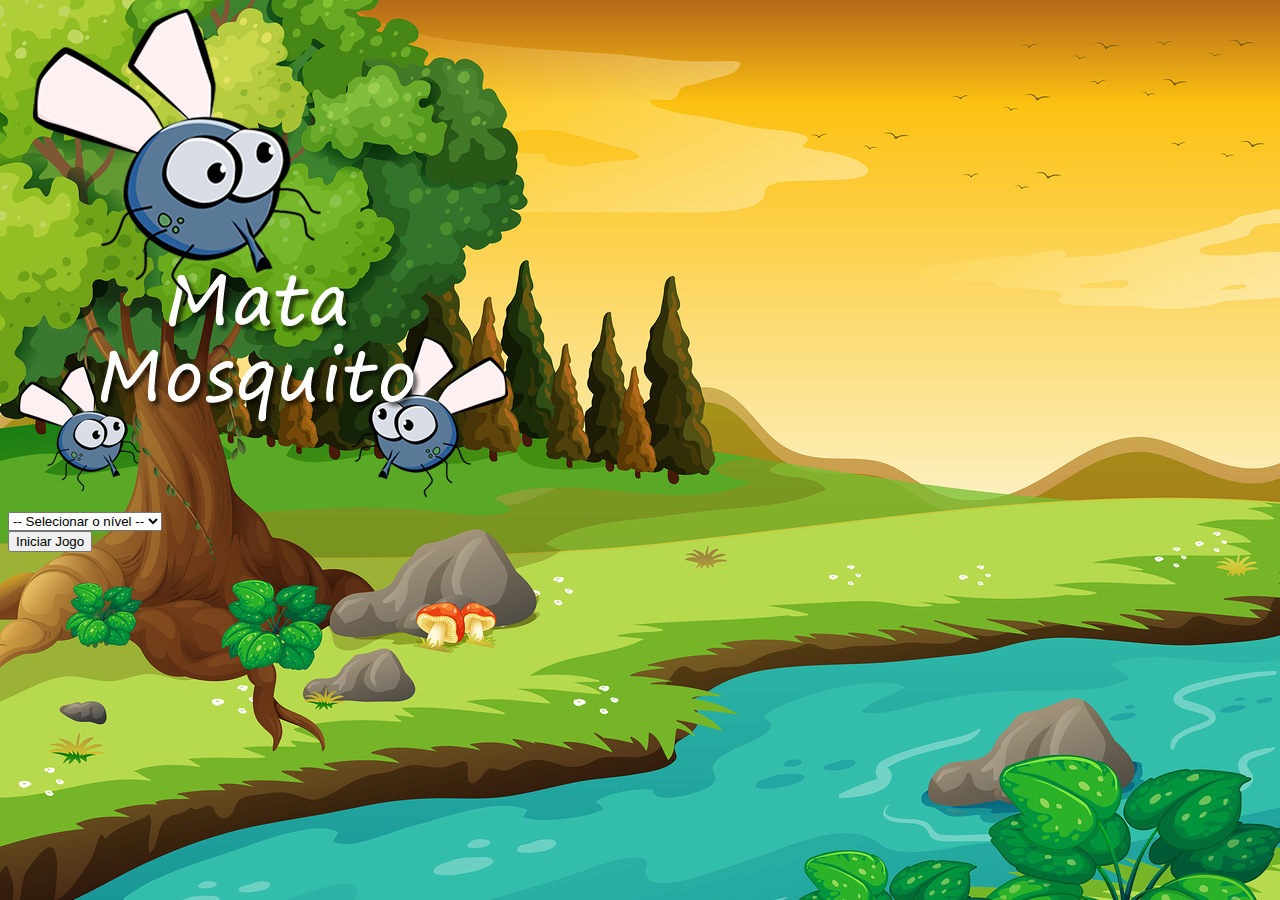
<file: index.html>
<!DOCTYPE html>
<html lang="pt-br">
<head>
    <meta charset="UTF-8">
    <meta http-equiv="X-UA-Compatible" content="IE=edge">
    <meta name="viewport" content="width=device-width, initial-scale=1.0">
    <title>Mata Mosquito</title>
    <link href="https://cdn.jsdelivr.net/npm/bootstrap@5.3.0-alpha3/dist/css/bootstrap.min.css" rel="stylesheet" integrity="sha384-KK94CHFLLe+nY2dmCWGMq91rCGa5gtU4mk92HdvYe+M/SXH301p5ILy+dN9+nJOZ" crossorigin="anonymous">
    <link rel="stylesheet" href="estilo.css">
    <script>
        function iniciarJogo(){
           var nivel = document.getElementById('nivel').value 
           if (nivel === '') {
            alert('Você deve selecionar um nível valido!')
            return false
           }
           window.location.href = 'app.html?' + nivel
        }
    </script>
</head>
<body>
    <div class="container">
        <div class="row">
            <div class="col">
                <div class="d-flex justify-content-center">
                    <img src="imagens/game.png">
                </div>
            </div>
        </div>
    </div>
    <div class="row">
        <div class="col">
            <div class="d-flex justify-content-center">
                <div class="mb-2">
                    <select name="" id="nivel" class="form-control">
                    <option value="">-- Selecionar o nível --</option>
                    <option value="normal">Normal</option>
                    <option value="dificil">Difícil</option>
                    <option value="impossivel">Impossível</option>
                    </select>
                </div>
            </div>
        </div>

    <div class="container">
        <div class="row">
            <div class="col">
                <div class="d-flex justify-content-center">
                    <button type="button" class="btn btn-danger btn-lg" onclick="iniciarJogo()">Iniciar Jogo</button>
                </div>
            </div>
        </div>
    </div>
</body>
</html>
</file>
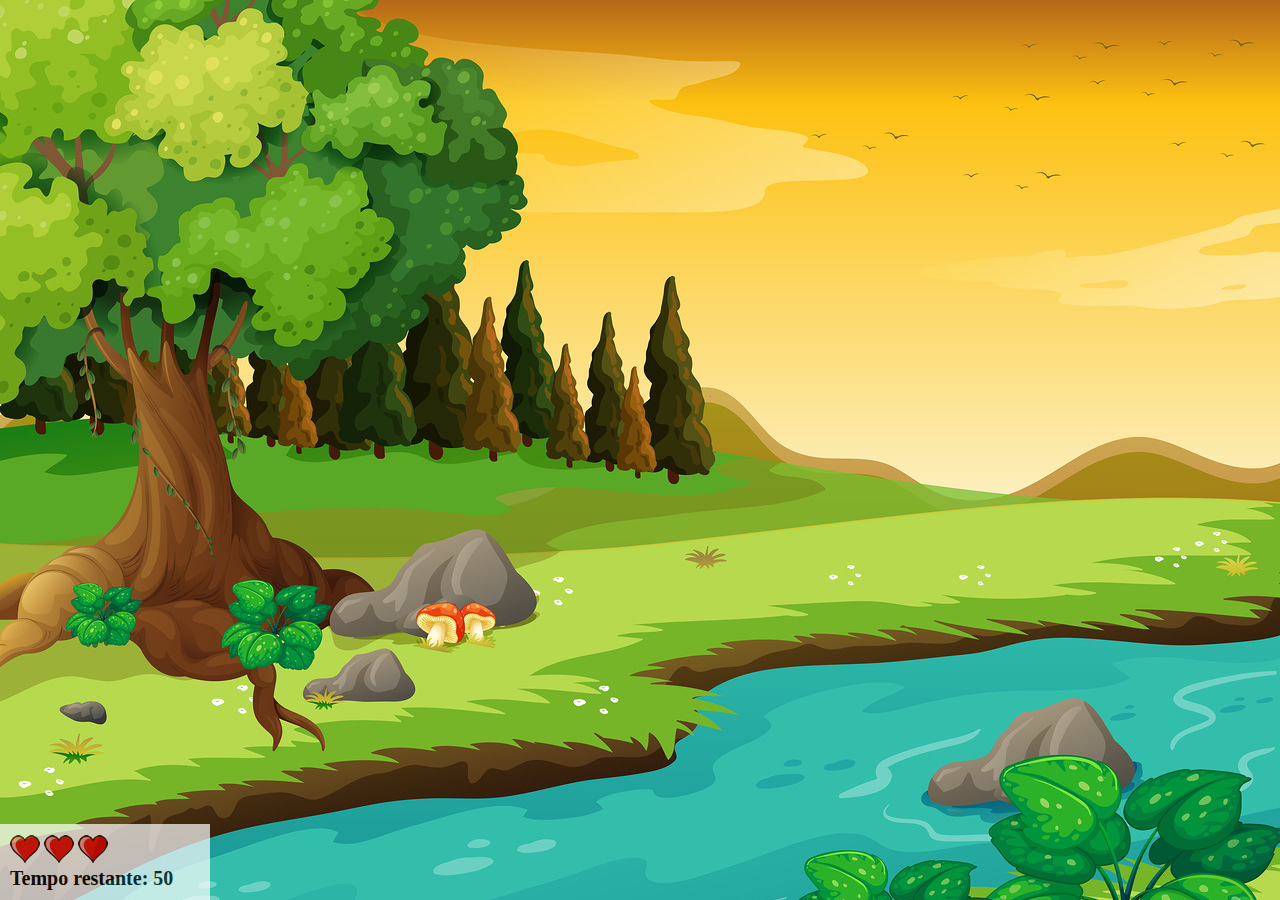
<file: app.html>
<!DOCTYPE html>
<html lang="pt-br">
<head>
    <meta charset="UTF-8">
    <meta http-equiv="X-UA-Compatible" content="IE=edge">
    <meta name="viewport" content="width=device-width, initial-scale=1.0">
    <title>Mata Mosquito</title>
    <script src="jogo.js"></script>
    <link rel="stylesheet" href="estilo.css">
</head>
<body onresize="ajustaTamanhoPalcoJogo()">
    <div class="painel">
        <div class="vidas">
            <img id="v1" src="imagens/coracao_cheio.png">
            <img id="v2" src="imagens/coracao_cheio.png" >
            <img id="v3" src="imagens/coracao_cheio.png" >
        </div>
        <div class="cronometro">Tempo restante: <span id="cronometro"></span></div>
    </div>
    <script>
        document.getElementById('cronometro').innerHTML = tempo
        var criaMosquito = setInterval(function() {
            posicaoRandomica()
        }, criaMosquitoTempo) 
    </script>
</body>
</html>
</file>
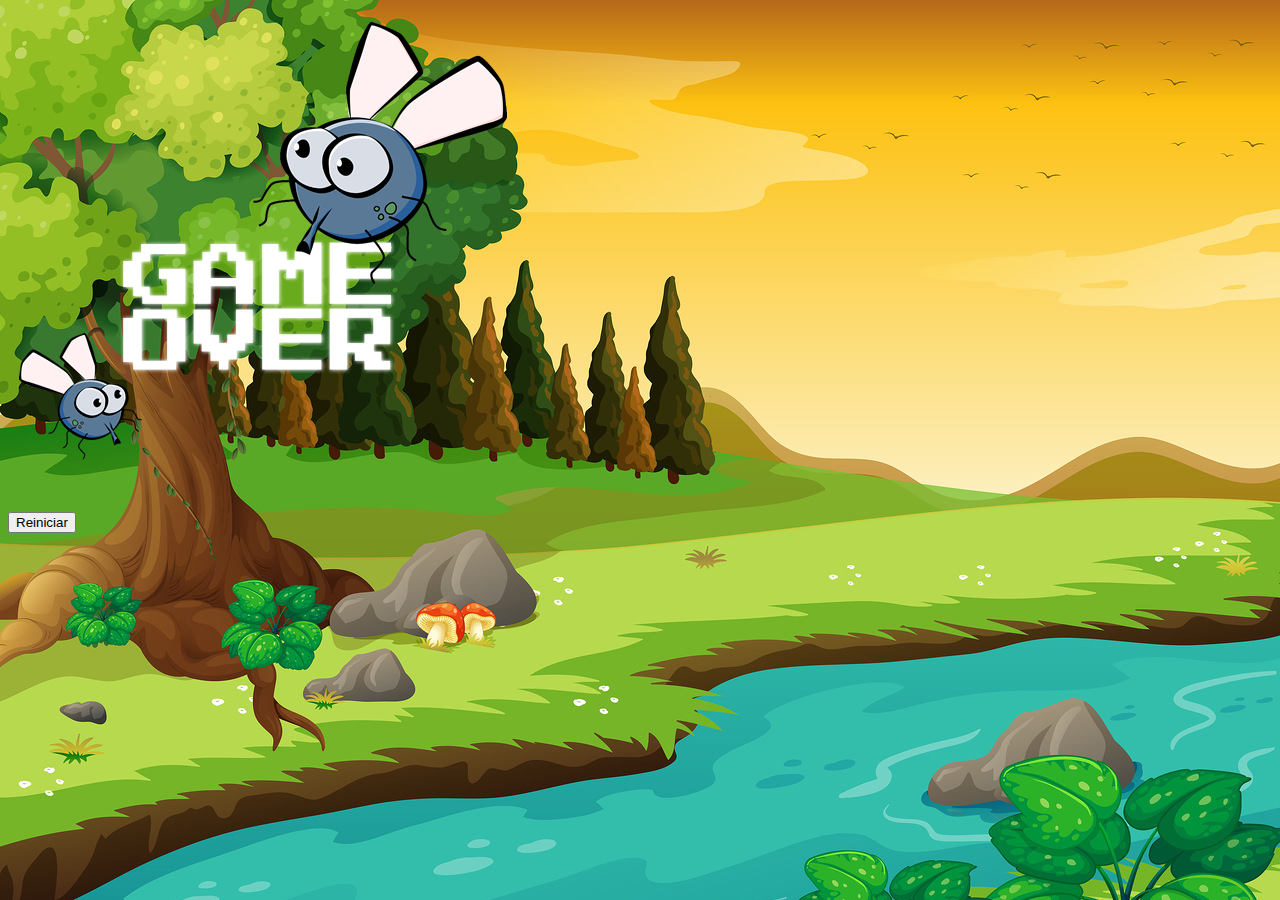
<file: fim_de_jogo.html>
<!DOCTYPE html>
<html lang="pt-br">
<head>
    <meta charset="UTF-8">
    <meta http-equiv="X-UA-Compatible" content="IE=edge">
    <meta name="viewport" content="width=device-width, initial-scale=1.0">
    <title>Mata Mosquito</title>
    <link href="https://cdn.jsdelivr.net/npm/bootstrap@5.3.0-alpha3/dist/css/bootstrap.min.css" rel="stylesheet" integrity="sha384-KK94CHFLLe+nY2dmCWGMq91rCGa5gtU4mk92HdvYe+M/SXH301p5ILy+dN9+nJOZ" crossorigin="anonymous">
    <link rel="stylesheet" href="estilo.css">
</head>
<body>
    <div class="container">
        <div class="row">
            <div class="col">
                <div class="d-flex justify-content-center">
                    <img src="imagens/game_over.png">
                </div>
            </div>
        </div>
    </div>

    <div class="container">
        <div class="row">
            <div class="col">
                <div class="d-flex justify-content-center">
                    <button type="button" class="btn btn-dark btn-lg" onclick="window.location.href = 'index.html'">Reiniciar</button>
                </div>
            </div>
        </div>
    </div>
</body>
</html>
</file>
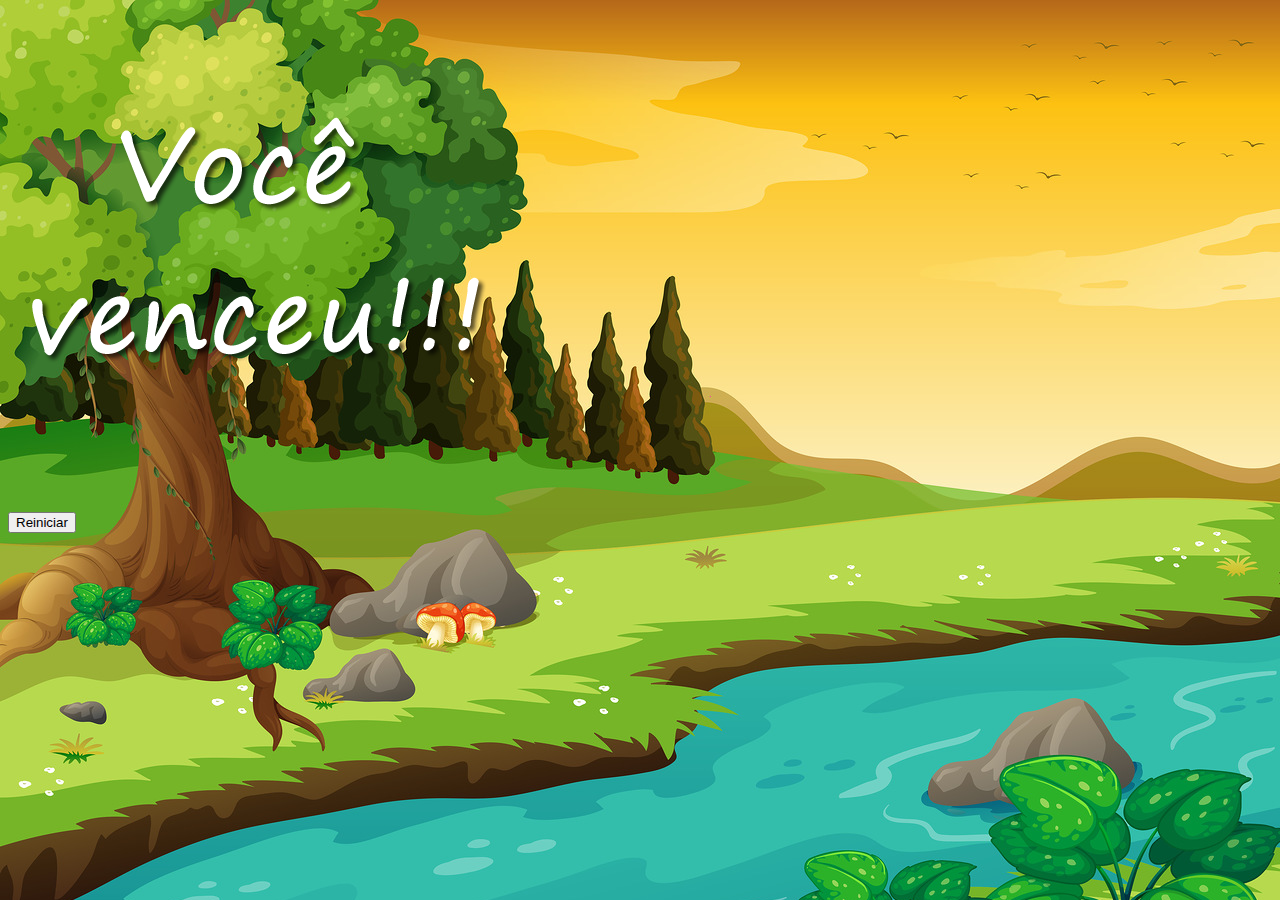
<file: vitoria.html>
<!DOCTYPE html>
<html lang="pt-br">
<head>
    <meta charset="UTF-8">
    <meta http-equiv="X-UA-Compatible" content="IE=edge">
    <meta name="viewport" content="width=device-width, initial-scale=1.0">
    <title>Mata Mosquito</title>
    <link href="https://cdn.jsdelivr.net/npm/bootstrap@5.3.0-alpha3/dist/css/bootstrap.min.css" rel="stylesheet" integrity="sha384-KK94CHFLLe+nY2dmCWGMq91rCGa5gtU4mk92HdvYe+M/SXH301p5ILy+dN9+nJOZ" crossorigin="anonymous">
    <link rel="stylesheet" href="estilo.css">
</head>
<body>
    <div class="container">
        <div class="row">
            <div class="col">
                <div class="d-flex justify-content-center">
                    <img src="imagens/vitoria.png">
                </div>
            </div>
        </div>
    </div>

    <div class="container">
        <div class="row">
            <div class="col">
                <div class="d-flex justify-content-center">
                    <button type="button" class="btn btn-dark btn-lg" onclick="window.location.href = 'index.html'">Reiniciar</button>
                </div>
            </div>
        </div>
    </div>
</body>
</html>
</file>
<file: estilo.css>
@charset "UTF8";
html{
    cursor:url(imagens/mata_mosca.png) 30 30, auto;

}
body{
    background-image: url(imagens/bg.jpg);
    background-repeat: no-repeat;
    background-size: 100%;
}

.mosquito1{
    width: 50px;
    height: 50px;
}

.mosquito2{
    width: 70px;
    height: 70px;
}

.mosquito3{
    width: 90px;
    height: 90px;
}
.ladoA {
    transform: scaleX(1);
}
.ladoB {
    transform: scaleX(-1);
}
.painel{
   position: absolute;
   width: 190px;
   padding: 10px;
   bottom:0px;
   border-top:solid 1px #fff;
   background-color: #fff;
   opacity: 0.7;
   left: 0px;
}
.vidas{
    float:left;
}
.cronometro{
    float:left;
    font-size: 20px;
    font-weight: bold;
}
</file>
